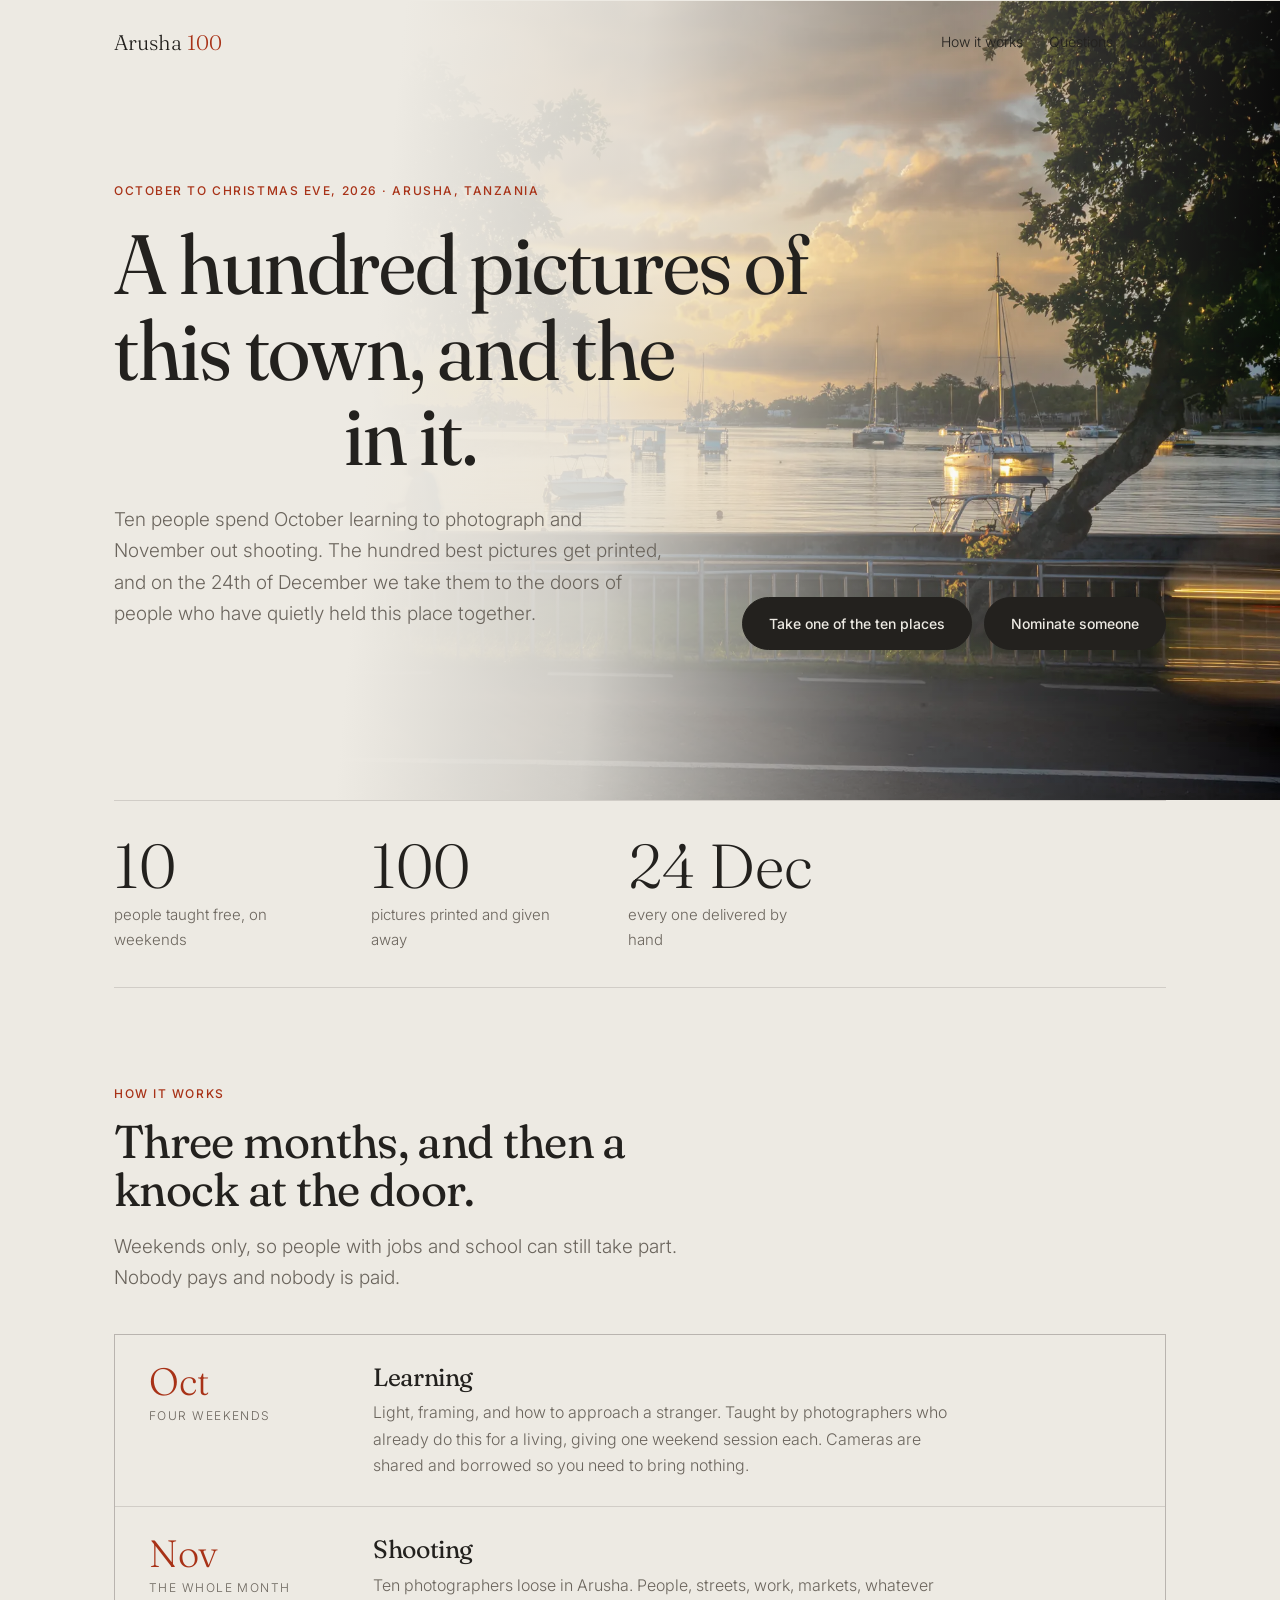
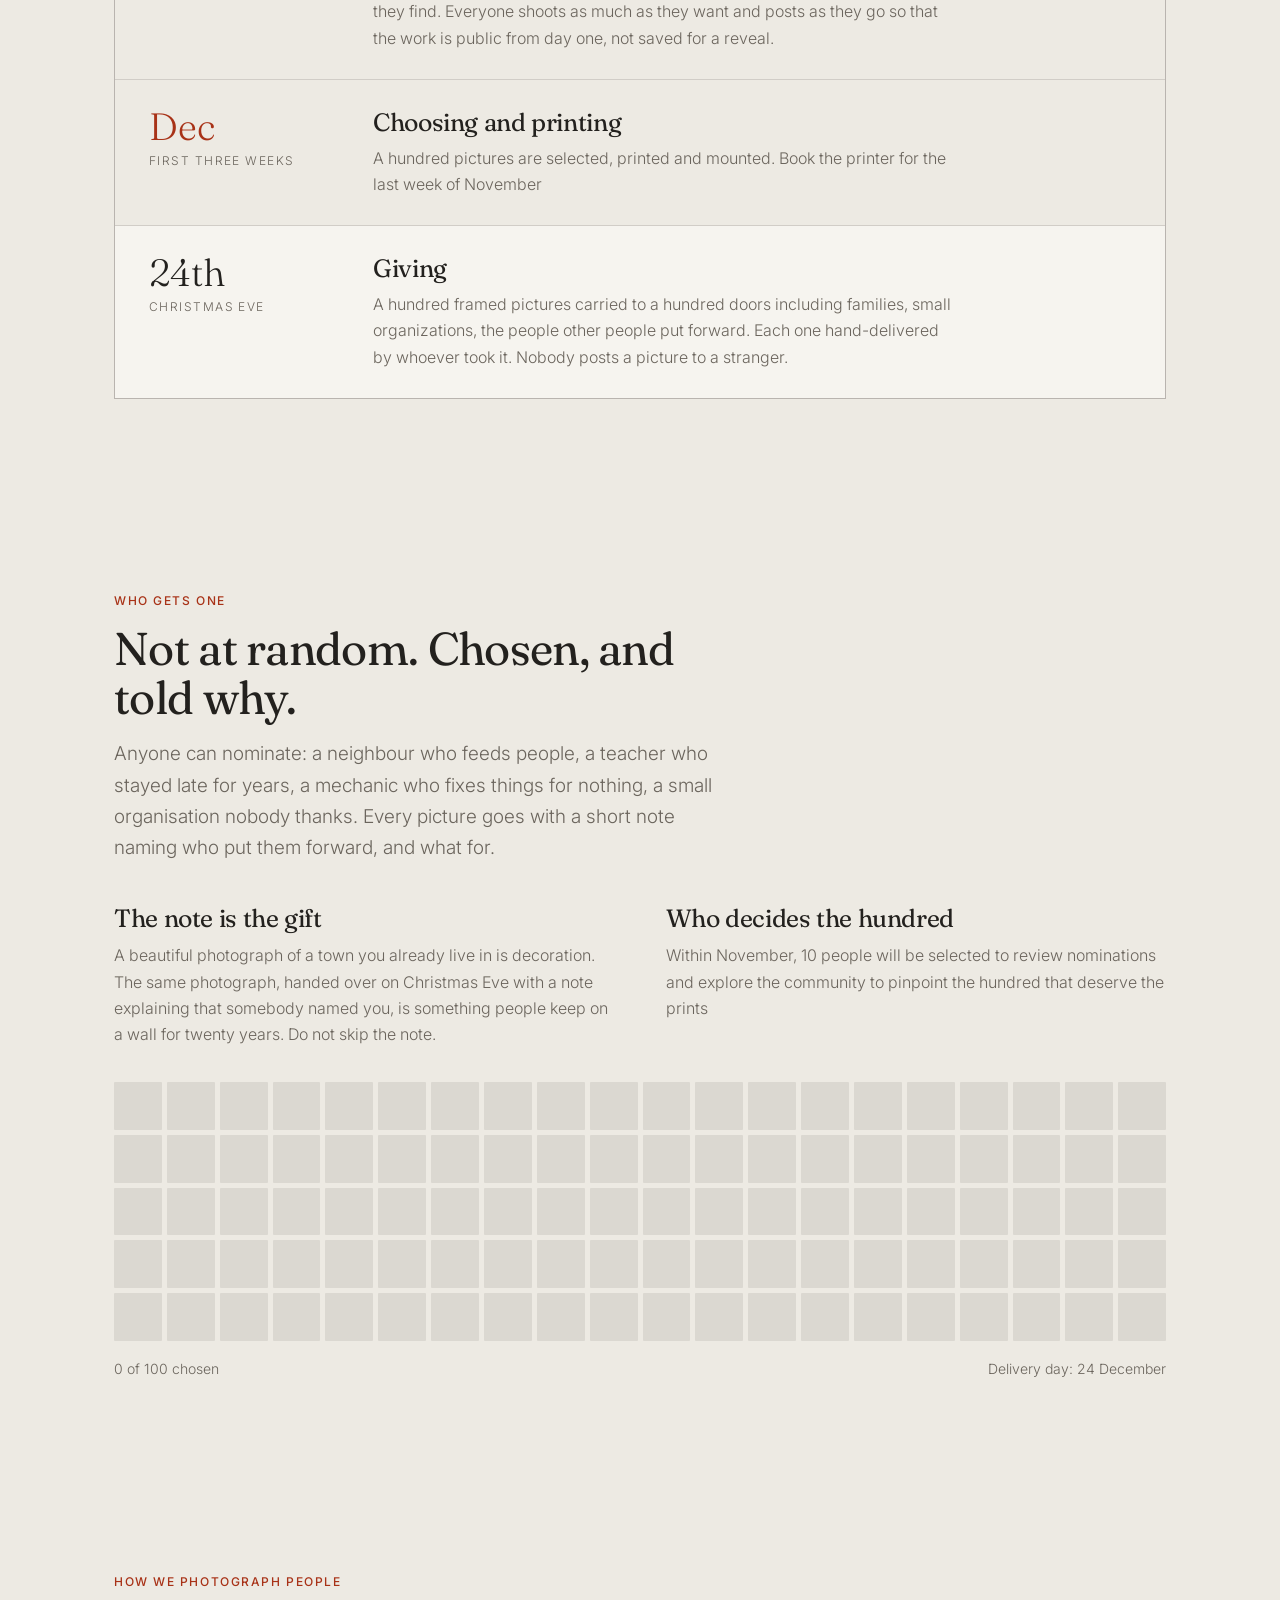
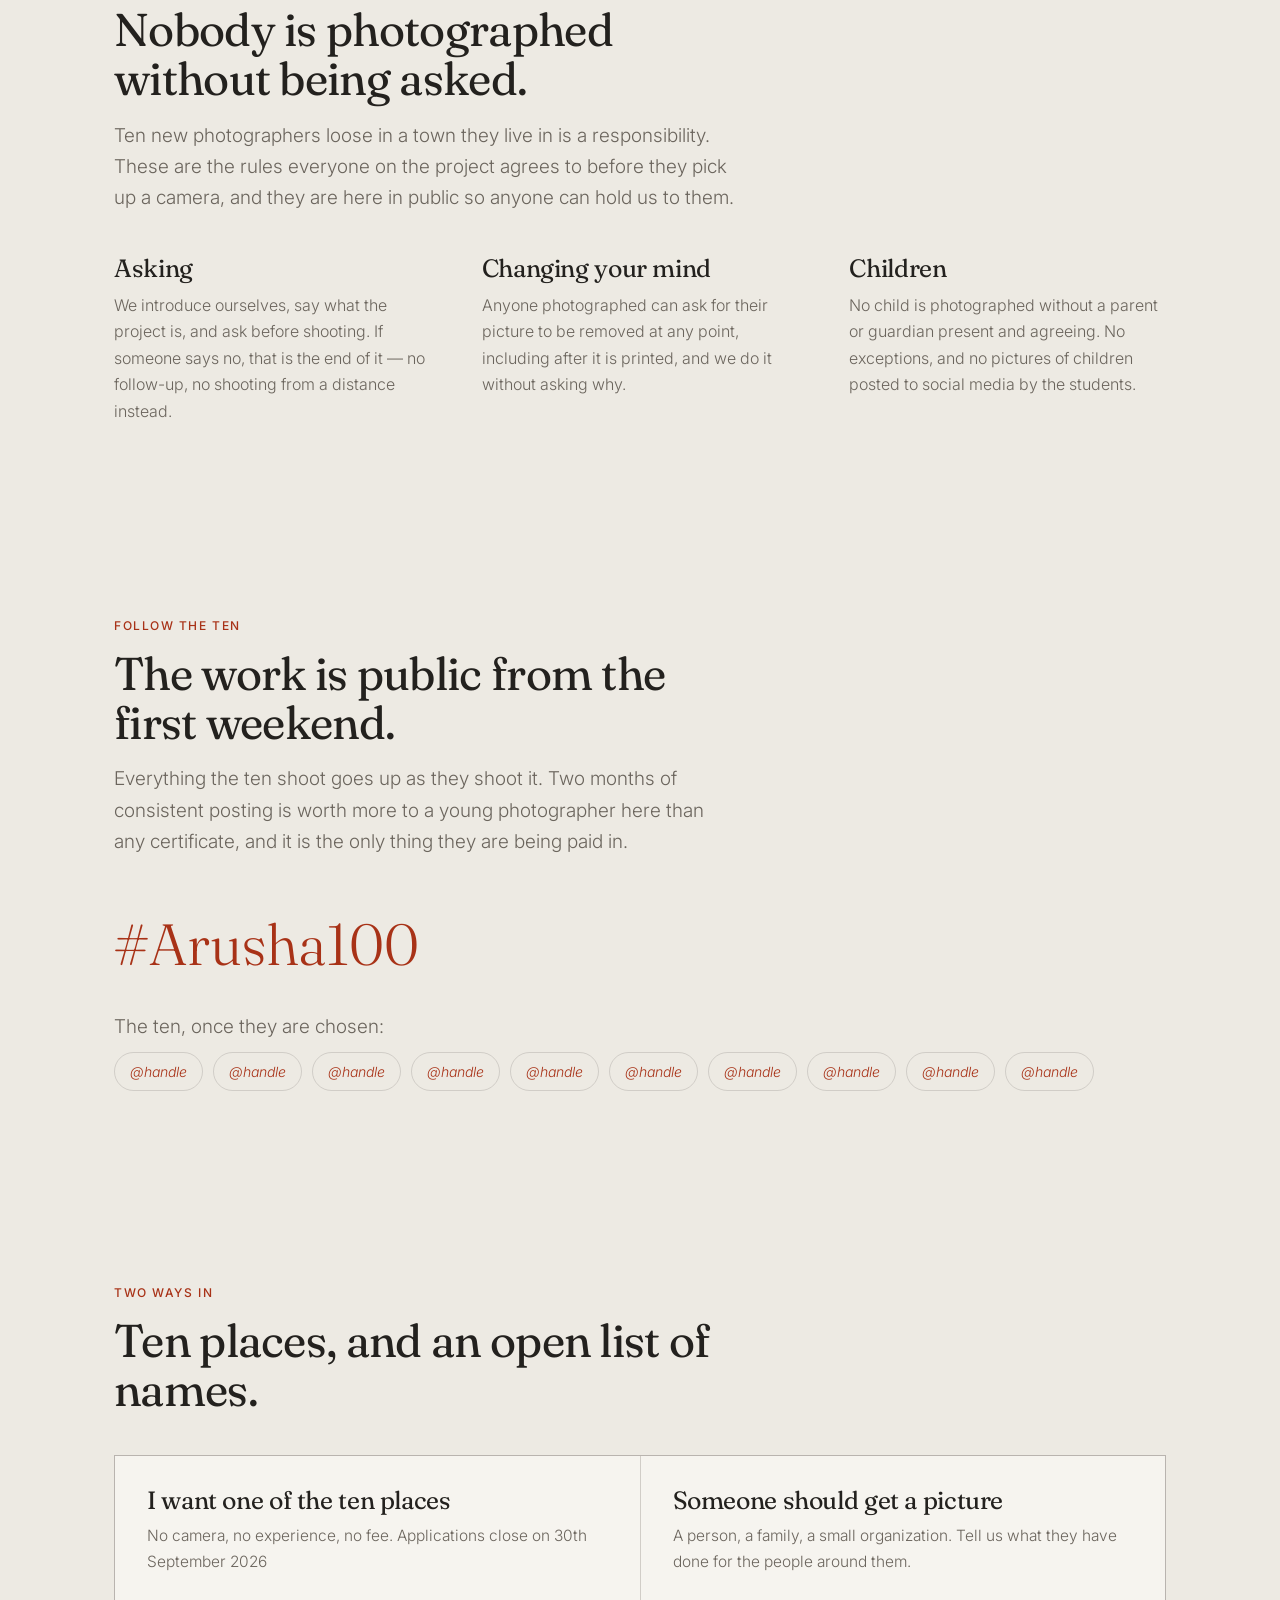
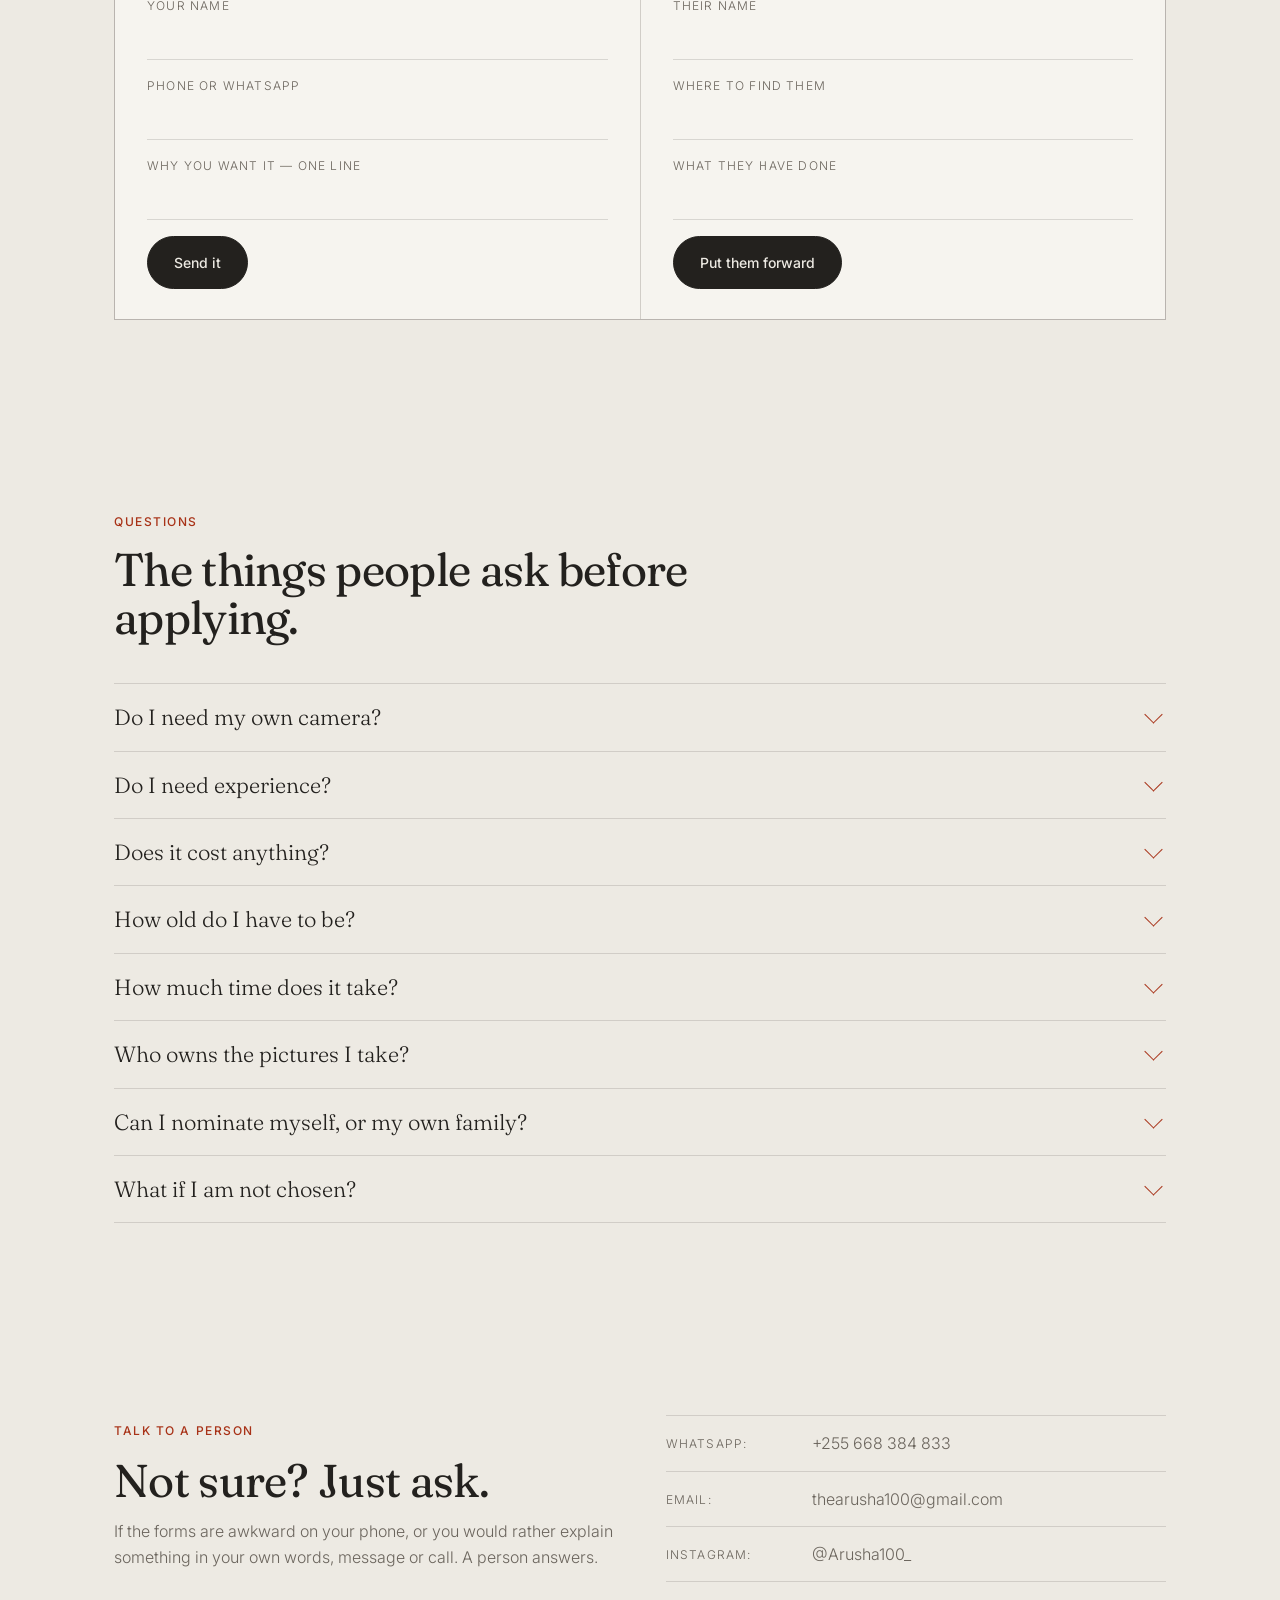
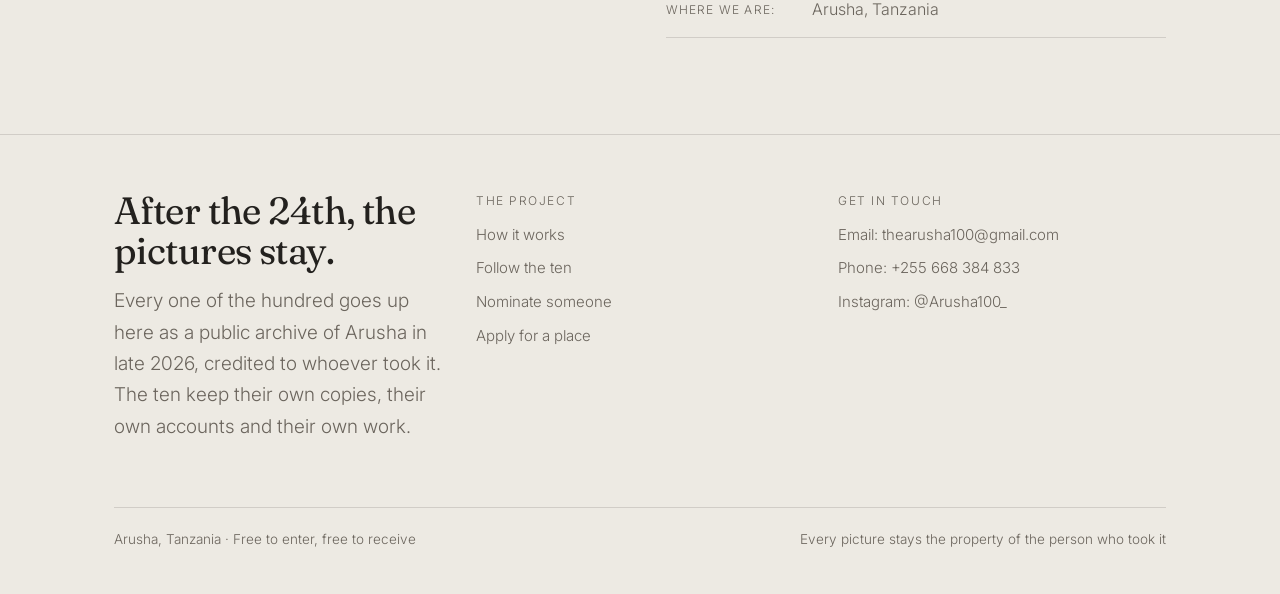
<file: index.html>
<!DOCTYPE html>
<html lang="en">
<head>
<meta charset="utf-8">
<meta name="viewport" content="width=device-width, initial-scale=1">
<title>Arusha 100 — a hundred pictures, given away on Christmas Eve</title>
<meta name="description" content="Ten people spend October learning to photograph and November shooting Arusha. A hundred pictures are printed and hand-delivered on Christmas Eve.">
<meta name="theme-color" content="#EDEAE3">
<link rel="canonical" href="https://arusha100.vercel.app/">
<meta property="og:type" content="website">
<meta property="og:title" content="Arusha 100 — a hundred pictures, given away on Christmas Eve">
<meta property="og:description" content="Ten people learn to photograph in October and shoot Arusha in November. A hundred prints are hand-delivered on Christmas Eve.">
<meta property="og:image" content="https://arusha100.vercel.app/assets/hero.jpg">
<meta property="og:locale" content="en_TZ">
<meta name="twitter:card" content="summary_large_image">
<link rel="icon" href="assets/favicon.svg" type="image/svg+xml">
<link rel="preconnect" href="https://fonts.googleapis.com">
<link rel="preconnect" href="https://fonts.gstatic.com" crossorigin>
<link href="https://fonts.googleapis.com/css2?family=Fraunces:opsz,wght@9..144,300..700&family=Inter:wght@300;400;500&display=swap" rel="stylesheet">
<link rel="stylesheet" href="assets/style.css">
</head>
<body>
<a class="skip" href="#how">Skip to content</a>

<nav class="nav" id="nav">
  <div class="wrap">
    <div class="bar">
      <a class="logo" href="#top">Arusha <span>100</span></a>
      <div class="links">
        <a href="#how">How it works</a>
        <a href="#questions">Questions</a>
        <a href="#join">Join</a>
      </div>
    </div>
  </div>
</nav>

<span id="sentinel" aria-hidden="true"></span>

<main id="top">

<section class="hero">
  <div class="shot" role="img" aria-label="A photograph of Arusha"></div>
  <div class="wash" aria-hidden="true"></div>

  <div class="inner">
    <div class="wrap">
      <span class="tag">October to Christmas Eve, 2026 · Arusha, Tanzania</span>
      <h1 aria-label="A hundred pictures of this town, and the people in it."><span aria-hidden="true">A hundred pictures of this town, and the <span class="rot" id="rot">people</span> in it.</span></h1>
      <div class="row">
        <p class="lede">Ten people spend October learning to photograph and November out shooting. The hundred best pictures get printed, and on the 24th of December we take them to the doors of people who have quietly held this place together.</p>
        <div class="btns">
          <a class="btn" href="#join">Take one of the ten places</a>
          <a class="btn" href="#nominate">Nominate someone</a>
        </div>
      </div>
    </div>
  </div>
</section>

<div class="wrap">
  <div class="nums">
    <div><b>10</b><span>people taught free, on weekends</span></div>
    <div><b>100</b><span>pictures printed and given away</span></div>
    <div><b>24 Dec</b><span>every one delivered by hand</span></div>
  </div>
</div>

<section id="how">
  <div class="wrap">
    <div class="head">
      <span class="tag">How it works</span>
      <h2>Three months, and then a knock at the door.</h2>
      <p class="lede">Weekends only, so people with jobs and school can still take part. Nobody pays and nobody is paid.</p>
    </div>

    <div class="months">
      <div class="month">
        <div class="m">Oct<small>Four weekends</small></div>
        <div>
          <h3>Learning</h3>
          <p>Light, framing, and how to approach a stranger. Taught by photographers who already do this for a living, giving one weekend session each. Cameras are shared and borrowed so you need to bring nothing.</p>
        </div>
      </div>
      <div class="month">
        <div class="m">Nov<small>The whole month</small></div>
        <div>
          <h3>Shooting</h3>
          <p>Ten photographers loose in Arusha. People, streets, work, markets, whatever they find. Everyone shoots as much as they want and posts as they go so that the work is public from day one, not saved for a reveal.</p>
        </div>
      </div>
      <div class="month">
        <div class="m">Dec<small>First three weeks</small></div>
        <div>
          <h3>Choosing and printing</h3>
          <p>A hundred pictures are selected, printed and mounted. Book the printer for the last week of November</p>
        </div>
      </div>
      <div class="month last">
        <div class="m">24th<small>Christmas Eve</small></div>
        <div>
          <h3>Giving</h3>
          <p>A hundred framed pictures carried to a hundred doors including families, small organizations, the people other people put forward. Each one hand-delivered by whoever took it. Nobody posts a picture to a stranger.</p>
        </div>
      </div>
    </div>
  </div>
</section>

<section>
  <div class="wrap">
    <div class="head">
      <span class="tag">Who gets one</span>
      <h2>Not at random. Chosen, and told why.</h2>
      <p class="lede">Anyone can nominate: a neighbour who feeds people, a teacher who stayed late for years, a mechanic who fixes things for nothing, a small organisation nobody thanks. Every picture goes with a short note naming who put them forward, and what for.</p>
    </div>
    <div class="two">
      <div>
        <h3>The note is the gift</h3>
        <p>A beautiful photograph of a town you already live in is decoration. The same photograph, handed over on Christmas Eve with a note explaining that somebody named you, is something people keep on a wall for twenty years. Do not skip the note.</p>
      </div>
      <div>
        <h3>Who decides the hundred</h3>
        <p>Within November, 10 people will be selected to review nominations and explore the community to pinpoint the hundred that deserve the prints</p>
      </div>
    </div>

    <div class="hundred" id="hundred" aria-label="One hundred pictures, none chosen yet"></div>
    <div class="counting">
      <span id="count">0 of 100 chosen</span>
      <span>Delivery day: 24 December</span>
    </div>
  </div>
</section>

<section id="permission">
  <div class="wrap">
    <div class="head">
      <span class="tag">How we photograph people</span>
      <h2>Nobody is photographed without being asked.</h2>
      <p class="lede">Ten new photographers loose in a town they live in is a responsibility. These are the rules everyone on the project agrees to before they pick up a camera, and they are here in public so anyone can hold us to them.</p>
    </div>
    <div class="two">
      <div>
        <h3>Asking</h3>
        <p>We introduce ourselves, say what the project is, and ask before shooting. If someone says no, that is the end of it — no follow-up, no shooting from a distance instead.</p>
      </div>
      <div>
        <h3>Changing your mind</h3>
        <p>Anyone photographed can ask for their picture to be removed at any point, including after it is printed, and we do it without asking why.</p>
      </div>
      <div>
        <h3>Children</h3>
        <p>No child is photographed without a parent or guardian present and agreeing. No exceptions, and no pictures of children posted to social media by the students.</p>
      </div>
    </div>
  </div>
</section>


<section id="follow">
  <div class="wrap">
    <div class="head">
      <span class="tag">Follow the ten</span>
      <h2>The work is public from the first weekend.</h2>
      <p class="lede">Everything the ten shoot goes up as they shoot it. Two months of consistent posting is worth more to a young photographer here than any certificate, and it is the only thing they are being paid in.</p>
    </div>
    <span class="hash">#Arusha100</span>
    <p class="lede" style="margin-bottom:10px">The ten, once they are chosen:</p>
    <div class="handles">
      <span class="fix">@handle</span><span class="fix">@handle</span><span class="fix">@handle</span>
      <span class="fix">@handle</span><span class="fix">@handle</span><span class="fix">@handle</span>
      <span class="fix">@handle</span><span class="fix">@handle</span><span class="fix">@handle</span>
      <span class="fix">@handle</span>
    </div>
  </div>
</section>

<section id="join">
  <div class="wrap">
    <div class="head">
      <span class="tag">Two ways in</span>
      <h2>Ten places, and an open list of names.</h2>
    </div>
    <noscript>
      <p class="note err">These forms need JavaScript, which appears to be off in your browser. Message us on WhatsApp instead — the number is at the bottom of this page.</p>
    </noscript>
    <div class="forms">
      <form class="form" data-form data-subject="Arusha 100 — student application">
        <p class="hp"><label>Leave this empty <input name="botcheck" tabindex="-1" autocomplete="off"></label></p>
        <h3>I want one of the ten places</h3>
        <p>No camera, no experience, no fee. Applications close on 30th September 2026</p>
        <div class="field"><label for="s1">Your name</label><input id="s1" name="name" required></div>
        <div class="field"><label for="s2">Phone or WhatsApp</label><input id="s2" name="phone" required></div>
        <div class="field"><label for="s3">Why you want it — one line</label><input id="s3" name="why" required></div>
        <button class="btn" type="submit">Send it</button>
      </form>

      <form class="form" id="nominate" data-form data-subject="Arusha 100 — nomination">
        <p class="hp"><label>Leave this empty <input name="botcheck" tabindex="-1" autocomplete="off"></label></p>
        <h3>Someone should get a picture</h3>
        <p>A person, a family, a small organization. Tell us what they have done for the people around them.</p>
        <div class="field"><label for="m1">Their name</label><input id="m1" name="who" required></div>
        <div class="field"><label for="m2">Where to find them</label><input id="m2" name="where" required></div>
        <div class="field"><label for="m3">What they have done</label><input id="m3" name="what" required></div>
        <button class="btn" type="submit">Put them forward</button>
      </form>
    </div>
  </div>
</section>

<section id="questions">
  <div class="wrap">
    <div class="head">
      <span class="tag">Questions</span>
      <h2>The things people ask before applying.</h2>
    </div>

    <div class="qa">
      <details>
        <summary>Do I need my own camera?</summary>
        <p>No. Cameras are shared and borrowed for the whole project. If you own one, bring it. If you do not, that is not a reason to stay away — it is closer to the point.</p>
      </details>
      <details>
        <summary>Do I need experience?</summary>
        <p>No. The whole thing is built for people who have never been taught. If you already shoot professionally, we would rather you applied to teach a weekend than took one of the ten places.</p>
      </details>
      <details>
        <summary>Does it cost anything?</summary>
        <p>Nothing, at any point. No fee to apply, no fee to attend, no fee to receive a picture. Nobody on the project is paid either — the photographers teaching are giving their weekends.</p>
      </details>
      <details>
        <summary>How old do I have to be?</summary>
        <p>Old enough to be creative. If you are in school or working, the sessions are on weekends specifically so you can still come.</p>
      </details>
      <details>
        <summary>How much time does it take?</summary>
        <p>Four weekend sessions across October, then November to shoot at your own pace. If you cannot make most of the October weekends, wait for the next round rather than starting and dropping out — ten places is not many.</p>
      </details>
      <details>
        <summary>Who owns the pictures I take?</summary>
        <p>You do. The project prints and gives away a hundred of them and posts them publicly with your name on, but the copyright stays with whoever pressed the shutter. Nothing is ever sold.</p>
      </details>
      <details>
        <summary>Can I nominate myself, or my own family?</summary>
        <p>You can, and people do. Say plainly what the person has done for those around them — that is what the panel reads. Nominating someone is not a guarantee; there are a hundred pictures and there will be more names than that.</p>
      </details>
      <details>
        <summary>What if I am not chosen?</summary>
        <p>Every name goes on a list for the next round. Everything taught in October gets written up and published here afterwards, free, whether you got a place or not.</p>
      </details>
    </div>
  </div>
</section>

<section id="contact">
  <div class="wrap">
    <div class="two">
      <div>
        <span class="tag">Talk to a person</span>
        <h2 style="margin:14px 0 12px">Not sure? Just ask.</h2>
        <p class="lede">If the forms are awkward on your phone, or you would rather explain something in your own words, message or call. A person answers.</p>
      </div>
      <div class="contact-list">
        <p><span class="t">WhatsApp: </span>+255 668 384 833</p>
        <p><span class="t">Email: </span>thearusha100@gmail.com</p>
        <p><span class="t">Instagram: </span><a href="https://www.instagram.com/arusha100_">@Arusha100_</a></p>
        <p><span class="t">Where we are: </span>Arusha, Tanzania</p>
      </div>
    </div>
  </div>
</section>

</main>

<footer>
  <div class="wrap">
    <div class="fw">
      <div>
        <h2>After the 24th, the pictures stay.</h2>
        <p class="lede">Every one of the hundred goes up here as a public archive of Arusha in late 2026, credited to whoever took it. The ten keep their own copies, their own accounts and their own work.</p>
      </div>
      <div>
        <p class="t">The project</p>
        <ul>
          <li><a href="#how">How it works</a></li>
          <li><a href="#follow">Follow the ten</a></li>
          <li><a href="#nominate">Nominate someone</a></li>
          <li><a href="#join">Apply for a place</a></li>
        </ul>
      </div>
      <div>
        <p class="t">Get in touch</p>
        <ul>
          <li>Email: thearusha100@gmail.com</li>
          <li>Phone: +255 668 384 833</li>
          <li>Instagram: <a href="https://www.instagram.com/arusha100_">@Arusha100_</a></li>
        </ul>
      </div>
    </div>
    <div class="fine">
      <span>Arusha, Tanzania · Free to enter, free to receive</span>
      <span>Every picture stays the property of the person who took it</span>
    </div>
  </div>
</footer>

<script src="assets/script.js" defer></script>
</body>
</html>
</file>
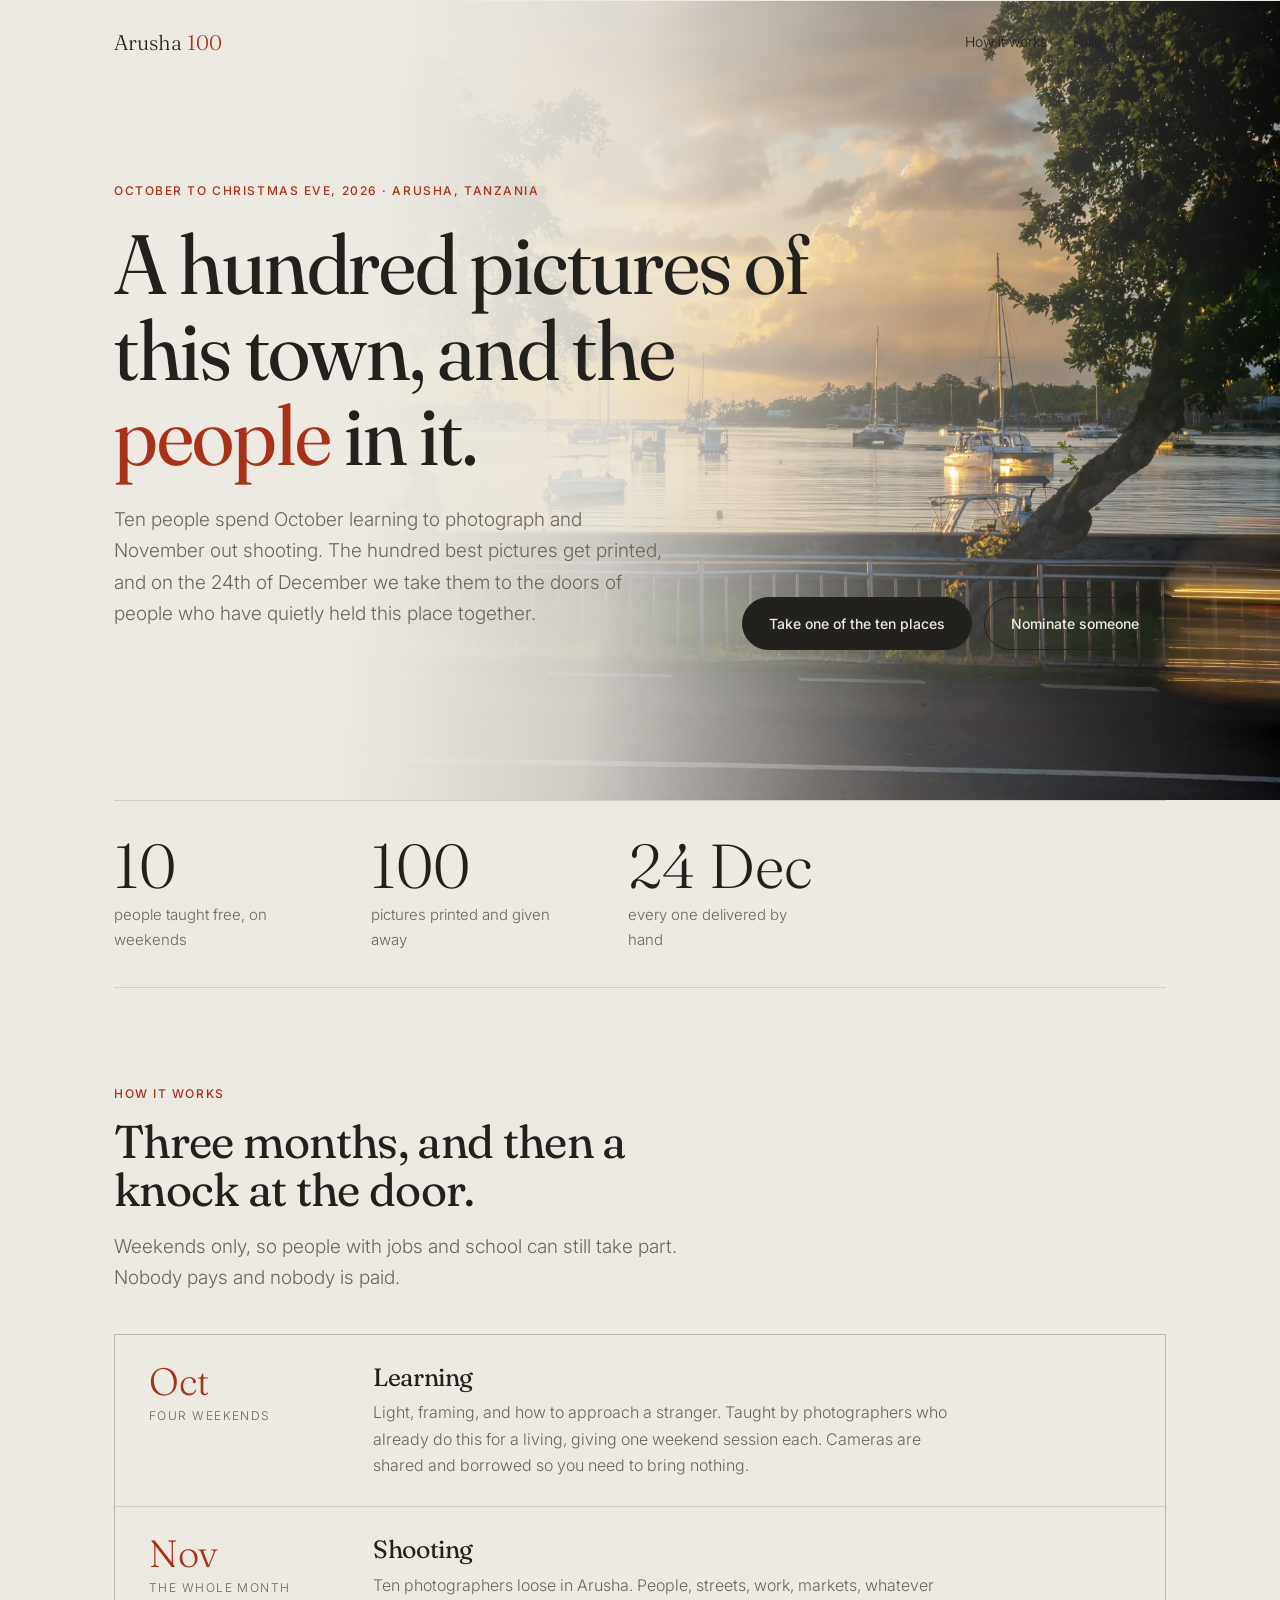
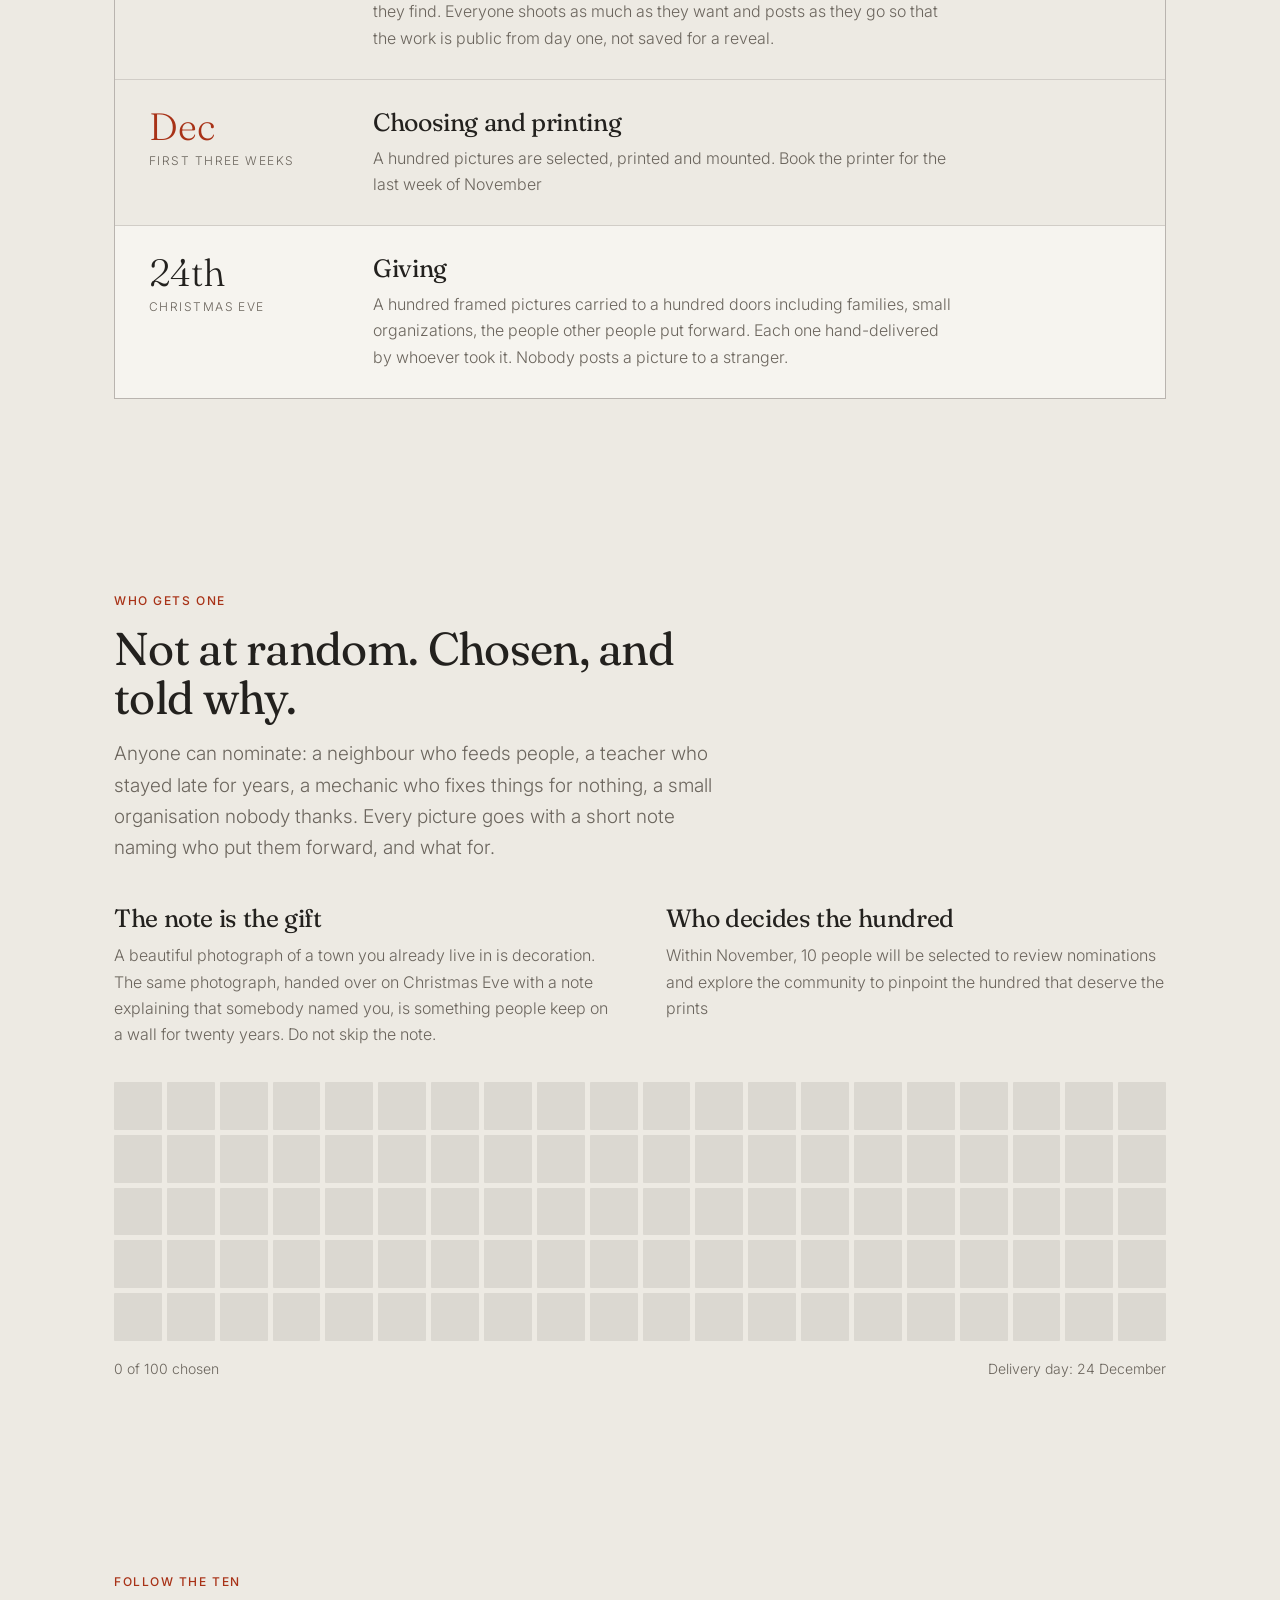
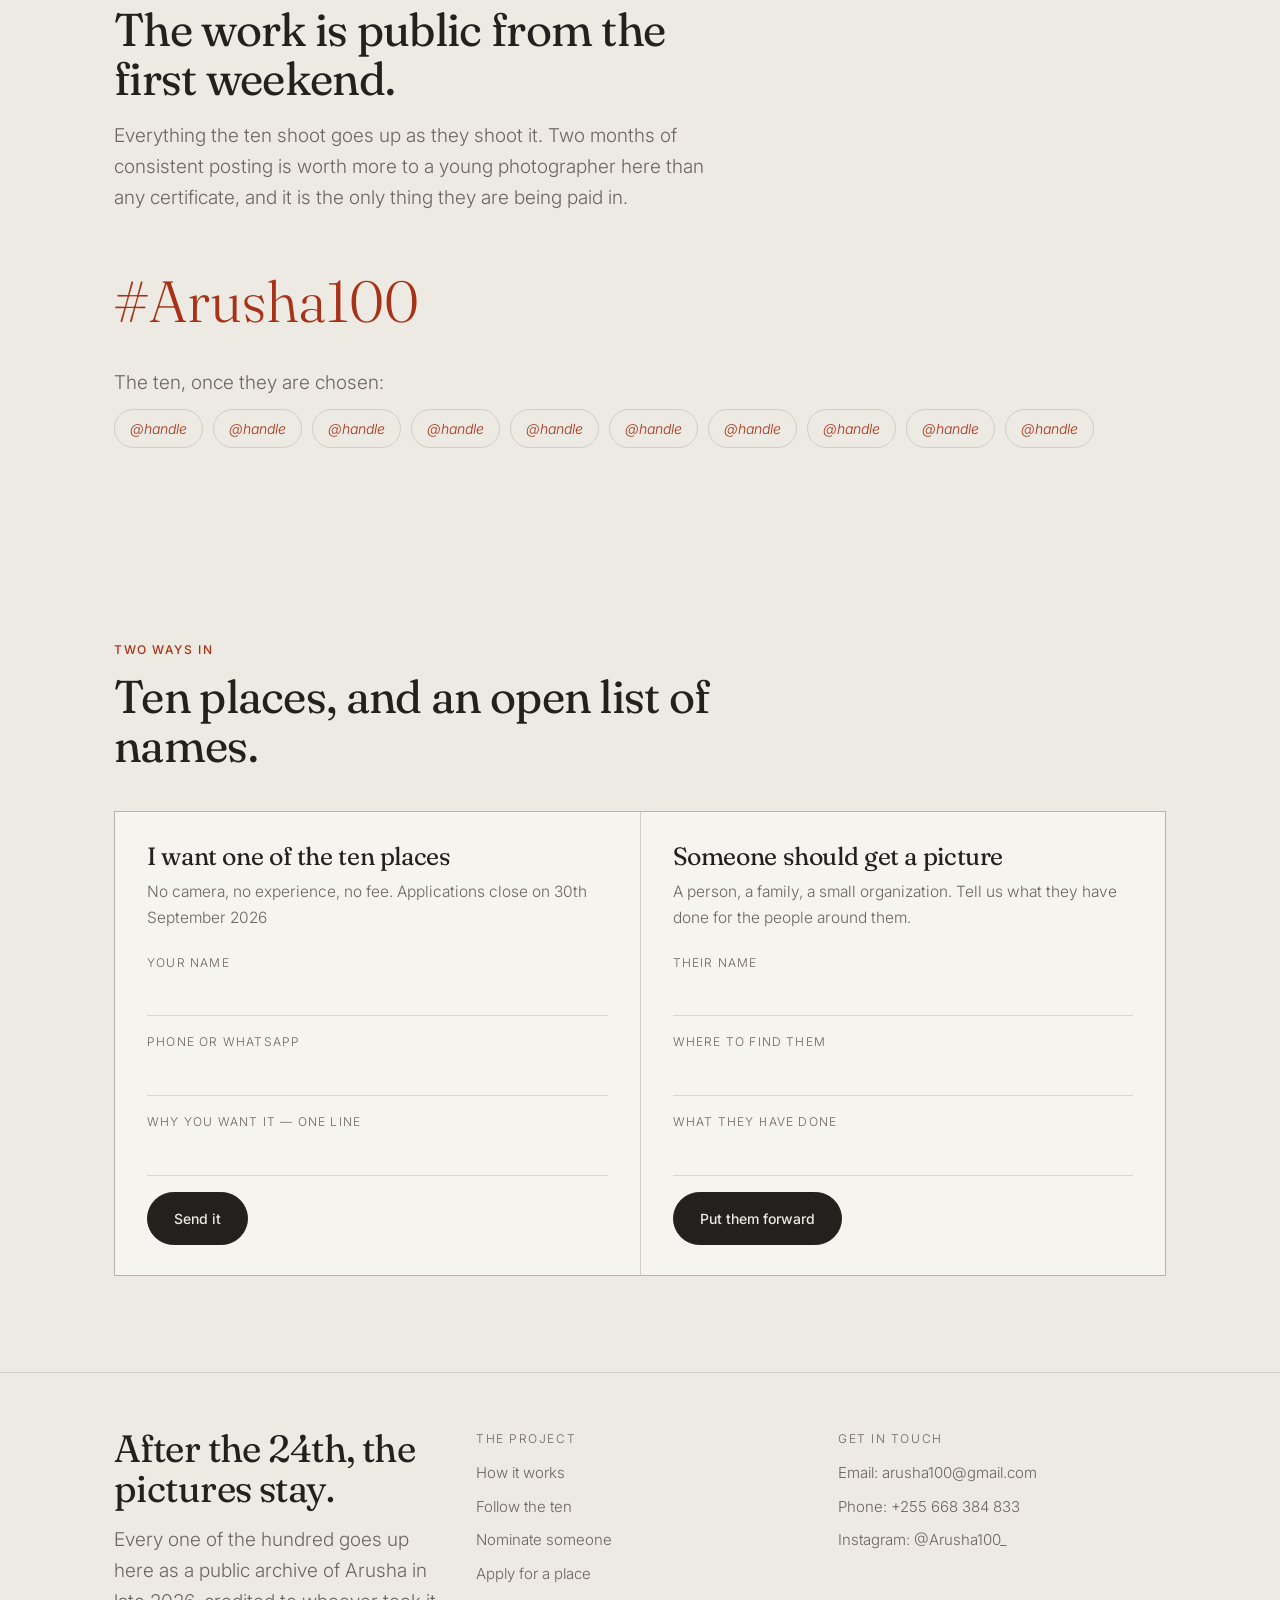
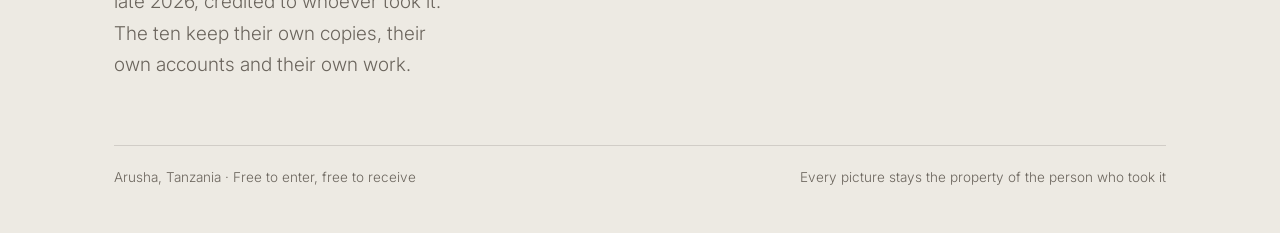
<file: home.html>
<!DOCTYPE html>
<html lang="en">
<head>
<meta charset="utf-8">
<meta name="viewport" content="width=device-width, initial-scale=1">
<title>Arusha 100 — a hundred pictures, given away on Christmas Eve</title>
<meta name="description" content="Ten people spend October learning to photograph and November shooting Arusha. A hundred pictures are printed and hand-delivered on Christmas Eve.">
<meta name="theme-color" content="#EDEAE3">
<link rel="preconnect" href="https://fonts.googleapis.com">
<link rel="preconnect" href="https://fonts.gstatic.com" crossorigin>
<link href="https://fonts.googleapis.com/css2?family=Fraunces:opsz,wght@9..144,300..700&family=Inter:wght@300;400;500&display=swap" rel="stylesheet">
<link rel="stylesheet" href="assets/style.css">
</head>
<body>

<nav class="nav" id="nav">
  <div class="wrap">
    <div class="bar">
      <a class="logo" href="#top">Arusha <span>100</span></a>
      <div class="links">
        <a href="#how">How it works</a>
        <a href="#follow">Follow</a>
        <a href="#join">Join</a>
      </div>
    </div>
  </div>
</nav>

<span id="sentinel" aria-hidden="true"></span>

<main id="top">

<section class="hero">
  <div class="shot" role="img" aria-label="A photograph of Arusha"></div>
  <div class="wash" aria-hidden="true"></div>

  <div class="inner">
    <div class="wrap">
      <span class="tag">October to Christmas Eve, 2026 · Arusha, Tanzania</span>
      <h1>A hundred pictures of this town, and the <span class="rot" id="rot">people</span> in it.</h1>
      <div class="row">
        <p class="lede">Ten people spend October learning to photograph and November out shooting. The hundred best pictures get printed, and on the 24th of December we take them to the doors of people who have quietly held this place together.</p>
        <div class="btns">
          <a class="btn" href="#join">Take one of the ten places</a>
          <a class="btn o" href="#nominate">Nominate someone</a>
        </div>
      </div>
    </div>
  </div>
</section>

<div class="wrap">
  <div class="nums">
    <div><b>10</b><span>people taught free, on weekends</span></div>
    <div><b>100</b><span>pictures printed and given away</span></div>
    <div><b>24 Dec</b><span>every one delivered by hand</span></div>
  </div>
</div>

<section id="how">
  <div class="wrap">
    <div class="head">
      <span class="tag">How it works</span>
      <h2>Three months, and then a knock at the door.</h2>
      <p class="lede">Weekends only, so people with jobs and school can still take part. Nobody pays and nobody is paid.</p>
    </div>

    <div class="months">
      <div class="month">
        <div class="m">Oct<small>Four weekends</small></div>
        <div>
          <h3>Learning</h3>
          <p>Light, framing, and how to approach a stranger. Taught by photographers who already do this for a living, giving one weekend session each. Cameras are shared and borrowed so you need to bring nothing.</p>
        </div>
      </div>
      <div class="month">
        <div class="m">Nov<small>The whole month</small></div>
        <div>
          <h3>Shooting</h3>
          <p>Ten photographers loose in Arusha. People, streets, work, markets, whatever they find. Everyone shoots as much as they want and posts as they go so that the work is public from day one, not saved for a reveal.</p>
        </div>
      </div>
      <div class="month">
        <div class="m">Dec<small>First three weeks</small></div>
        <div>
          <h3>Choosing and printing</h3>
          <p>A hundred pictures are selected, printed and mounted. Book the printer for the last week of November</p>
        </div>
      </div>
      <div class="month last">
        <div class="m">24th<small>Christmas Eve</small></div>
        <div>
          <h3>Giving</h3>
          <p>A hundred framed pictures carried to a hundred doors including families, small organizations, the people other people put forward. Each one hand-delivered by whoever took it. Nobody posts a picture to a stranger.</p>
        </div>
      </div>
    </div>
  </div>
</section>

<section>
  <div class="wrap">
    <div class="head">
      <span class="tag">Who gets one</span>
      <h2>Not at random. Chosen, and told why.</h2>
      <p class="lede">Anyone can nominate: a neighbour who feeds people, a teacher who stayed late for years, a mechanic who fixes things for nothing, a small organisation nobody thanks. Every picture goes with a short note naming who put them forward, and what for.</p>
    </div>
    <div class="two">
      <div>
        <h3>The note is the gift</h3>
        <p>A beautiful photograph of a town you already live in is decoration. The same photograph, handed over on Christmas Eve with a note explaining that somebody named you, is something people keep on a wall for twenty years. Do not skip the note.</p>
      </div>
      <div>
        <h3>Who decides the hundred</h3>
        <p>Within November, 10 people will be selected to review nominations and explore the community to pinpoint the hundred that deserve the prints</p>
      </div>
    </div>

    <div class="hundred" id="hundred" aria-label="One hundred pictures, none chosen yet"></div>
    <div class="counting">
      <span id="count">0 of 100 chosen</span>
      <span>Delivery day: 24 December</span>
    </div>
  </div>
</section>

<section id="follow">
  <div class="wrap">
    <div class="head">
      <span class="tag">Follow the ten</span>
      <h2>The work is public from the first weekend.</h2>
      <p class="lede">Everything the ten shoot goes up as they shoot it. Two months of consistent posting is worth more to a young photographer here than any certificate, and it is the only thing they are being paid in.</p>
    </div>
    <span class="hash">#Arusha100</span>
    <p class="lede" style="margin-bottom:10px">The ten, once they are chosen:</p>
    <div class="handles">
      <span class="fix">@handle</span><span class="fix">@handle</span><span class="fix">@handle</span>
      <span class="fix">@handle</span><span class="fix">@handle</span><span class="fix">@handle</span>
      <span class="fix">@handle</span><span class="fix">@handle</span><span class="fix">@handle</span>
      <span class="fix">@handle</span>
    </div>
  </div>
</section>

<section id="join">
  <div class="wrap">
    <div class="head">
      <span class="tag">Two ways in</span>
      <h2>Ten places, and an open list of names.</h2>
    </div>
    <div class="forms">
      <form class="form" name="arusha100-student" method="POST" data-netlify="true" netlify-honeypot="bot-field">
        <input type="hidden" name="form-name" value="arusha100-student">
        <p class="hp"><label>Leave this empty <input name="bot-field"></label></p>
        <h3>I want one of the ten places</h3>
        <p>No camera, no experience, no fee. Applications close on 30th September 2026</p>
        <div class="field"><label for="s1">Your name</label><input id="s1" name="name" required></div>
        <div class="field"><label for="s2">Phone or WhatsApp</label><input id="s2" name="phone" required></div>
        <div class="field"><label for="s3">Why you want it — one line</label><input id="s3" name="why" required></div>
        <button class="btn" type="submit">Send it</button>
      </form>

      <form class="form" id="nominate" name="arusha100-nominate" method="POST" data-netlify="true" netlify-honeypot="bot-field">
        <input type="hidden" name="form-name" value="arusha100-nominate">
        <p class="hp"><label>Leave this empty <input name="bot-field"></label></p>
        <h3>Someone should get a picture</h3>
        <p>A person, a family, a small organization. Tell us what they have done for the people around them.</p>
        <div class="field"><label for="m1">Their name</label><input id="m1" name="who" required></div>
        <div class="field"><label for="m2">Where to find them</label><input id="m2" name="where" required></div>
        <div class="field"><label for="m3">What they have done</label><input id="m3" name="what" required></div>
        <button class="btn" type="submit">Put them forward</button>
      </form>
    </div>
  </div>
</section>
</main>

<footer>
  <div class="wrap">
    <div class="fw">
      <div>
        <h2>After the 24th, the pictures stay.</h2>
        <p class="lede">Every one of the hundred goes up here as a public archive of Arusha in late 2026, credited to whoever took it. The ten keep their own copies, their own accounts and their own work.</p>
      </div>
      <div>
        <p class="t">The project</p>
        <ul>
          <li><a href="#how">How it works</a></li>
          <li><a href="#follow">Follow the ten</a></li>
          <li><a href="#nominate">Nominate someone</a></li>
          <li><a href="#join">Apply for a place</a></li>
        </ul>
      </div>
      <div>
        <p class="t">Get in touch</p>
        <ul>
          <li>Email: arusha100@gmail.com</li>
          <li>Phone: +255 668 384 833</li>
          <li>Instagram: <a href="https://www.instagram.com/arusha100_">@Arusha100_</a></li>
        </ul>
      </div>
    </div>
    <div class="fine">
      <span>Arusha, Tanzania · Free to enter, free to receive</span>
      <span>Every picture stays the property of the person who took it</span>
    </div>
  </div>
</footer>

<script src="assets/script.js"></script>
</body>
</html>
</file>
<file: assets/style.css>
:root{
    /* ── SWAP THIS ONE LINE for the real hero photograph ───────────────
       Put your own frame of Arusha in the same folder as this file and
       change the url below to url("hero.jpg"). Landscape, at least
       1800px wide, and ideally something with air on the left where
       the headline sits. Everything else adapts.                      */
    --hero:url("hero.jpg");

    --paper:#EDEAE3;      /* warm limestone */
    --paper-2:#F6F4EF;
    --ink:#23211E;
    --soft:#6B655D;
    --accent:#A83217;     /* printed red */
    --hair:rgba(35,33,30,.14);
    --serif:"Fraunces",Georgia,serif;
    --sans:"Inter",system-ui,-apple-system,sans-serif;
    --gut:clamp(20px,5vw,72px);
    --max:1180px;
    --navh:clamp(62px,7vw,84px);
}
*,*::before,*::after{box-sizing:border-box}
html{-webkit-text-size-adjust:100%;scroll-behavior:smooth}
body{
    margin:0;background:var(--paper);color:var(--ink);
    font-family:var(--sans);font-size:17px;line-height:1.65;font-weight:300;
    -webkit-font-smoothing:antialiased;
}
img{display:block;max-width:100%}
button{font:inherit;color:inherit;cursor:pointer}
a{color:inherit;text-decoration:none}
:focus-visible{outline:2px solid var(--accent);outline-offset:3px}
.wrap{max-width:var(--max);margin:0 auto;padding:0 var(--gut)}

h1,h2,h3{font-family:var(--serif);font-weight:400;margin:0;line-height:1.02;letter-spacing:-.015em;font-variation-settings:"SOFT" 30,"WONK" 1}
h2{font-size:clamp(28px,4.4vw,46px);line-height:1.06}
h3{font-size:clamp(20px,2.2vw,25px);line-height:1.14}
p{margin:0 0 1.1em}
.lede{color:var(--soft);max-width:56ch;font-size:clamp(16px,1.7vw,19px)}
.tag{font-size:12px;letter-spacing:.13em;text-transform:uppercase;color:var(--accent);font-family:var(--sans);font-weight:500}
.fix{color:var(--accent);border-bottom:1px dotted var(--accent);font-style:italic}

/* ── nav ─────────────────────────────────────────────── */
.nav{
    position:sticky;top:0;z-index:50;
    background:transparent;
    border-bottom:1px solid transparent;
    transition:background .28s ease, border-color .28s ease, box-shadow .28s ease;
}
.nav .bar{
    display:flex;align-items:center;justify-content:space-between;gap:16px;
    height:var(--navh);
}
.nav .logo{font-family:var(--serif);font-size:21px;white-space:nowrap}
.nav .logo span{color:var(--accent)}
.nav .links{display:flex;gap:clamp(14px,2.4vw,26px);font-size:14px;color:var(--ink)}
.nav .links a{padding:6px 0;border-bottom:1px solid transparent;transition:color .2s,border-color .2s}
.nav .links a:hover{color:var(--paper-2);border-bottom-color:var(--accent)}
/* Once you scroll off the hero the bar needs its own ground, or the
   links sit on top of the photograph and become unreadable. */
.nav.stuck{
    background:rgba(237,234,227,.92);
    -webkit-backdrop-filter:saturate(1.4) blur(10px);
    backdrop-filter:saturate(1.4) blur(10px);
    border-bottom-color:var(--hair);
}
@supports not ((backdrop-filter:blur(1px)) or (-webkit-backdrop-filter:blur(1px))){
    .nav.stuck{background:var(--paper)}
}

/* ── hero with photograph ────────────────────────────── */
.hero{
    position:relative;overflow:hidden;display:flex;flex-direction:column;
    min-height:clamp(520px,82svh,760px);
    margin-top:calc(-1 * var(--navh));
    padding-top:var(--navh);
}
.hero .shot{
    /* image-set lets the browser take the webp if it can, jpg if not */
    position:absolute;inset:0;z-index:0;
    background-image:image-set(url("hero.webp") type("image/webp"), url("hero.jpg") type("image/jpeg"));
    background-image:-webkit-image-set(url("hero.webp") type("image/webp"), url("hero.jpg") type("image/jpeg"));
    background-size:cover;background-position:center right;
    filter:saturate(.92) contrast(1.02);
}
/* Warm wash so the headline stays readable over any photograph.
   Horizontal on wide screens, vertical on phones. */
.hero .wash{
    position:absolute;inset:0;z-index:1;
    background:linear-gradient(95deg,
    var(--paper) 0%, var(--paper) 30%,
    rgba(237,234,227,.86) 48%,
    rgba(237,234,227,.28) 72%,
    rgba(237,234,227,0) 100%);
}
.hero .inner{position:relative;z-index:2;margin-top:auto;padding:clamp(40px,8vw,90px) 0 clamp(30px,5vw,54px)}
.hero h1{font-size:clamp(38px,7.2vw,84px);max-width:15ch;margin:18px 0 26px}
.rot{display:inline-block;color:var(--accent);transition:opacity .45s ease}
.rot.out{opacity:0}
.hero .row{display:flex;gap:34px;justify-content:space-between;align-items:flex-end;flex-wrap:wrap}
.hero .lede{max-width:46ch}
@media(max-width:820px){
    .hero .wash{background:linear-gradient(180deg,
    var(--paper) 0%, rgba(237,234,227,.55) 30%,
    rgba(237,234,227,.88) 62%, var(--paper) 88%)}
    /* phones get the 1000px files — about a third of the bytes */
    .hero .shot{
        background-position:center 28%;
        background-image:image-set(url("hero-small.webp") type("image/webp"), url("hero-small.jpg") type("image/jpeg"));
        background-image:-webkit-image-set(url("hero-small.webp") type("image/webp"), url("hero-small.jpg") type("image/jpeg"));
    }
}
.credit{
    position:absolute;right:var(--gut);bottom:14px;z-index:2;
    font-size:11px;letter-spacing:.1em;text-transform:uppercase;color:var(--soft);
}

.btn{
    display:inline-block;font-family:var(--sans);font-size:14px;font-weight:500;
    padding:14px 26px;border:1px solid var(--ink);background:var(--ink);color:var(--paper);
    border-radius:999px;transition:background .2s,color .2s,border-color .2s;
}
.btn:hover{background:var(--accent);border-color:var(--accent);color:#fff}
.btn.o{background:transparent;color:var(--paper)}
.btn.o:hover{background:var(--ink);color:var(--paper)}
.btns{display:flex;gap:12px;flex-wrap:wrap}

/* ── numbers ─────────────────────────────────────────── */
.nums{display:flex;gap:clamp(28px,6vw,80px);flex-wrap:wrap;padding:34px 0;border-top:1px solid var(--hair);border-bottom:1px solid var(--hair)}
.nums div{min-width:130px}
.nums b{display:block;font-family:var(--serif);font-size:clamp(40px,5.6vw,62px);font-weight:300;line-height:1}
.nums span{display:block;color:var(--soft);font-size:15px;margin-top:6px;max-width:20ch}

section{padding:clamp(52px,8vw,96px) 0;scroll-margin-top:var(--navh)}
.head{max-width:62ch;margin-bottom:40px}
.head .tag{display:block;margin-bottom:14px}
.head h2{margin-bottom:16px}

/* ── calendar ────────────────────────────────────────── */
.months{display:grid;gap:1px;background:var(--hair);border:1px solid var(--hair)}
.month{background:var(--paper);padding:28px clamp(20px,3vw,34px);display:grid;grid-template-columns:minmax(120px,180px) 1fr;gap:clamp(18px,4vw,44px);align-items:start}
.month .m{font-family:var(--serif);font-size:clamp(26px,3.4vw,38px);line-height:1;color:var(--accent)}
.month .m small{display:block;font-family:var(--sans);font-size:12px;letter-spacing:.12em;text-transform:uppercase;color:var(--soft);margin-top:9px}
.month h3{margin-bottom:8px}
.month p{margin:0;color:var(--soft);font-size:16px;max-width:58ch}
.month.last{background:var(--paper-2)}
.month.last .m{color:var(--ink)}
@media(max-width:680px){.month{grid-template-columns:1fr;gap:12px}}

/* ── two columns ─────────────────────────────────────── */
.two{display:grid;grid-template-columns:repeat(auto-fit,minmax(min(100%,300px),1fr));gap:clamp(26px,4vw,56px)}
.two h3{margin-bottom:10px}
.two p{color:var(--soft);font-size:16px;margin:0}

/* ── the hundred ─────────────────────────────────────── */
.hundred{display:grid;grid-template-columns:repeat(20,1fr);gap:5px;margin:34px 0 16px}
.hundred i{display:block;aspect-ratio:1;background:rgba(35,33,30,.09);border-radius:1px}
.hundred i.on{background:var(--accent)}
@media(max-width:640px){.hundred{grid-template-columns:repeat(10,1fr)}}
.counting{display:flex;gap:20px;justify-content:space-between;flex-wrap:wrap;color:var(--soft);font-size:14px}

/* ── follow ──────────────────────────────────────────── */
.hash{font-family:var(--serif);font-size:clamp(30px,5.4vw,58px);color:var(--accent);display:block;margin:6px 0 18px}
.handles{display:flex;flex-wrap:wrap;gap:10px;margin-top:8px}
.handles span{border:1px solid var(--hair);border-radius:999px;padding:7px 15px;font-size:14px}

/* ── forms ───────────────────────────────────────────── */
.forms{display:grid;grid-template-columns:repeat(auto-fit,minmax(min(100%,320px),1fr));gap:1px;background:var(--hair);border:1px solid var(--hair)}
.form{background:var(--paper-2);padding:30px clamp(20px,3vw,32px)}
.form h3{margin-bottom:9px}
.form > p{color:var(--soft);font-size:15.5px;margin-bottom:22px}
.hp{position:absolute;left:-9999px;height:0;overflow:hidden}
.field{margin-bottom:16px}
.field label{display:block;font-size:12px;letter-spacing:.1em;text-transform:uppercase;color:var(--soft);margin-bottom:7px}
.field input{width:100%;background:transparent;border:0;border-bottom:1px solid var(--hair);padding:8px 0;color:var(--ink);font-family:var(--sans);font-size:16.5px;font-weight:300}
.field input:focus{outline:none;border-bottom-color:var(--accent)}
.done{color:var(--accent);margin:0}
.note{font-size:15px;margin:14px 0 0}
.note.err{color:var(--accent)}

footer{border-top:1px solid var(--hair);padding:56px 0 44px}
footer .fw{display:grid;grid-template-columns:repeat(auto-fit,minmax(min(100%,260px),1fr));gap:34px}
footer h2{font-size:clamp(24px,3.4vw,38px);max-width:18ch;margin-bottom:14px}
footer ul{list-style:none;margin:0;padding:0;display:grid;gap:9px;color:var(--soft);font-size:15px}
footer ul a:hover{color:var(--ink)}
footer .t{font-size:12px;letter-spacing:.13em;text-transform:uppercase;color:var(--soft);margin-bottom:12px}
.fine{margin-top:44px;padding-top:20px;border-top:1px solid var(--hair);color:var(--soft);font-size:13.5px;display:flex;justify-content:space-between;gap:16px;flex-wrap:wrap}

@media(prefers-reduced-motion:reduce){*{transition-duration:.001ms!important;animation-duration:.001ms!important}}
/* ── skip link ───────────────────────────────────────── */
.skip{
    position:absolute;left:-9999px;top:0;z-index:100;
    background:var(--ink);color:var(--paper);padding:12px 18px;font-size:14px;
}
.skip:focus{left:0}

/* ── questions ───────────────────────────────────────── */
.qa{border-top:1px solid var(--hair)}
.qa details{border-bottom:1px solid var(--hair)}
.qa summary{
    list-style:none;cursor:pointer;padding:20px 44px 20px 0;position:relative;
    font-family:var(--serif);font-size:clamp(18px,2vw,22px);line-height:1.2;
    font-variation-settings:"SOFT" 30,"WONK" 1;
}
.qa summary::-webkit-details-marker{display:none}
.qa summary::after{
    content:"";position:absolute;right:6px;top:50%;width:13px;height:13px;
    border-right:1.5px solid var(--accent);border-bottom:1.5px solid var(--accent);
    transform:translateY(-70%) rotate(45deg);transition:transform .25s ease;
}
.qa details[open] summary::after{transform:translateY(-20%) rotate(-135deg)}
.qa summary:hover{color:var(--accent)}
.qa details p{
    margin:0 0 22px;color:var(--soft);font-size:16.5px;max-width:64ch;
}

/* ── contact ─────────────────────────────────────────── */
.contact-list p{margin:0;border-top:1px solid var(--hair);padding:14px 0;display:flex;gap:16px;flex-wrap:wrap}
.contact-list p:last-child{border-bottom:1px solid var(--hair)}
.contact-list .t{
    flex:0 0 130px;font-size:12px;letter-spacing:.1em;text-transform:uppercase;
    color:var(--soft);padding-top:4px;
}

/* keep the 404 page centred */
.oops{min-height:70svh;display:flex;flex-direction:column;justify-content:center}
</file>
